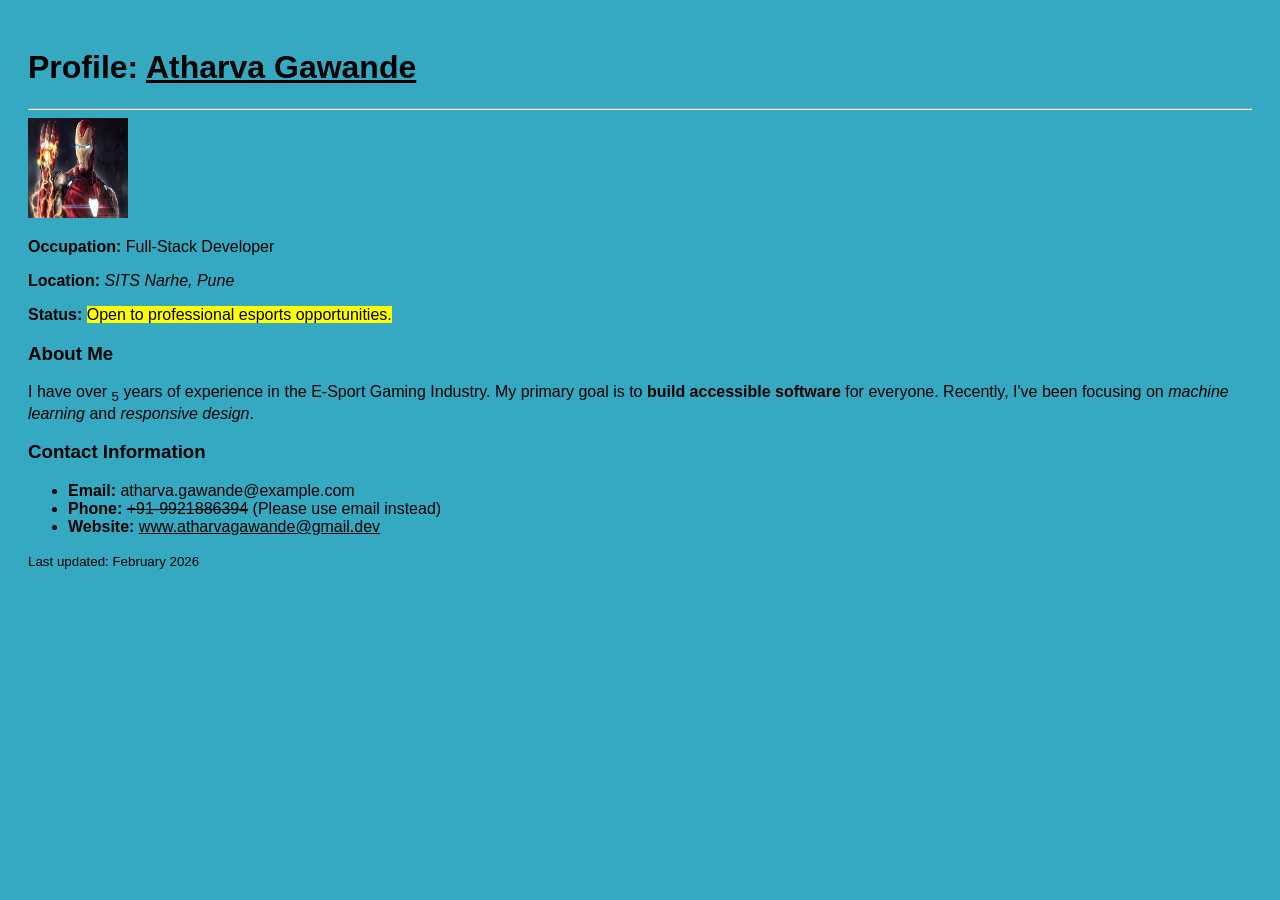
<file: 1st.html>
<!DOCTYPE html>
<html lang="en">
<head>
    <meta charset="UTF-8">
    <title>Personal Details</title>
</head>
<body>
    <style>
        body {
            background-color: #35a9c1;
            font-family: Arial, sans-serif;
            padding: 20px;
        }
    </style>
    <header>
        <h1>Profile: <u>Atharva Gawande</u></h1>
    </header>

    <hr>
    <img src = "ironman.png" alt = "Profile Picture" width = "100px" height = "100px">
    <section>
        <p><b>Occupation:</b> Full-Stack Developer</p>
        <p><b>Location:</b> <i>SITS Narhe, Pune</i></p>
        <p><b>Status:</b> <mark>Open to professional esports opportunities.</mark></p>
    </section>
    <section>
        <h3>About Me</h3>
        <p>
            I have over <sub>5</sub> years of experience in the E-Sport Gaming Industry. 
            My primary goal is to <strong>build accessible software</strong> for everyone. 
            Recently, I've been focusing on <i>machine learning</i> and <i>responsive design</i>.
        </p>
    </section>

    <section>
        <h3>Contact Information</h3>
        <ul>
            <li><strong>Email:</strong> atharva.gawande@example.com</li>
            <li><strong>Phone:</strong> <del>+91-9921886394</del> (Please use email instead)</li>
            <li><strong>Website:</strong> <u>www.atharvagawande@gmail.dev</u></li>
        </ul>
    </section>

    <footer>
        <p><small>Last updated: February 2026</small></p>
    </footer>

</body>
</html>
</file>
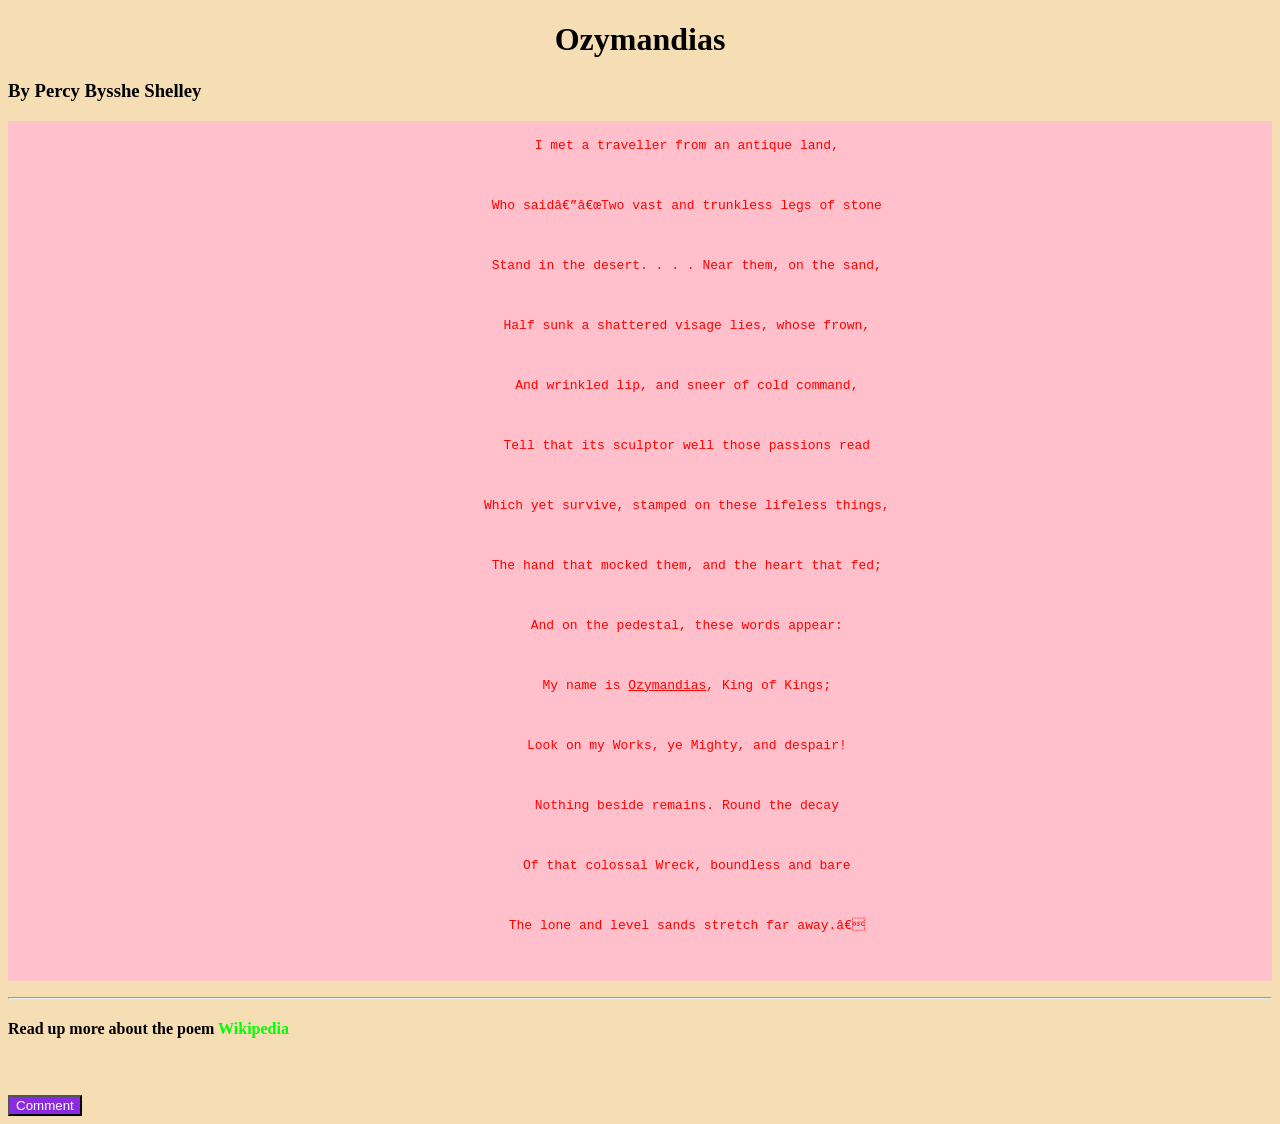
<file: practice1.html>
<!DOCTYPEhtml>
<htmllang="en">
    <head>
        <metacharset="UTF-8"/>
        <metahttp-equiv="X-UA-Compatible"content="IE=edge"/>
        <metaname="viewport"content="width=device-width,initial-scale=1.0"/>
        <linkrel="stylesheet"href="style.css"/>
        <title>CCS Assignment-1</title>
        <style> 
            body {
                background-color: wheat;
            }
            p {
            color: #a5a5a5;
            font-family: 'Georgia', serif;
            }
                
        </style>
    </head>
    <body>
            <!--PoemName-->
        <h1 style = "text-align: center;">Ozymandias</h1>
            <!--Poet'sName-->
        <h3>By Percy Bysshe Shelley</h3>
            <!--Poem-->
        <p> <pre style = "text-align: center; color: red; line-height: 30px; background-color: pink; padding: 10px;">
            I met a traveller from an antique land,

            Who said—“Two vast and trunkless legs of stone

            Stand in the desert. . . . Near them, on the sand,

            Half sunk a shattered visage lies, whose frown,

            And wrinkled lip, and sneer of cold command,

            Tell that its sculptor well those passions read

            Which yet survive, stamped on these lifeless things,

            The hand that mocked them, and the heart that fed;

            And on the pedestal, these words appear:

            My name is <u>Ozymandias</u>, King of Kings;

            Look on my Works, ye Mighty, and despair!

            Nothing beside remains. Round the decay

            Of that colossal Wreck, boundless and bare

            The lone and level sands stretch far away.”
            </pre>
         </p>
        <hr/>
        <h4>Read up more about the poem <a href="https://en.wikipedia.org/wiki/Ozymandias" style="color: rgb(0, 255, 0); text-decoration: none;">Wikipedia</a>
        </h4><textareaplaceholder="Leave your comments here..."></textarea><br/>
        <br/><button style = "color: #ffffff; background-color: blueviolet;">Comment</button>
    </body>
</html>
</file>
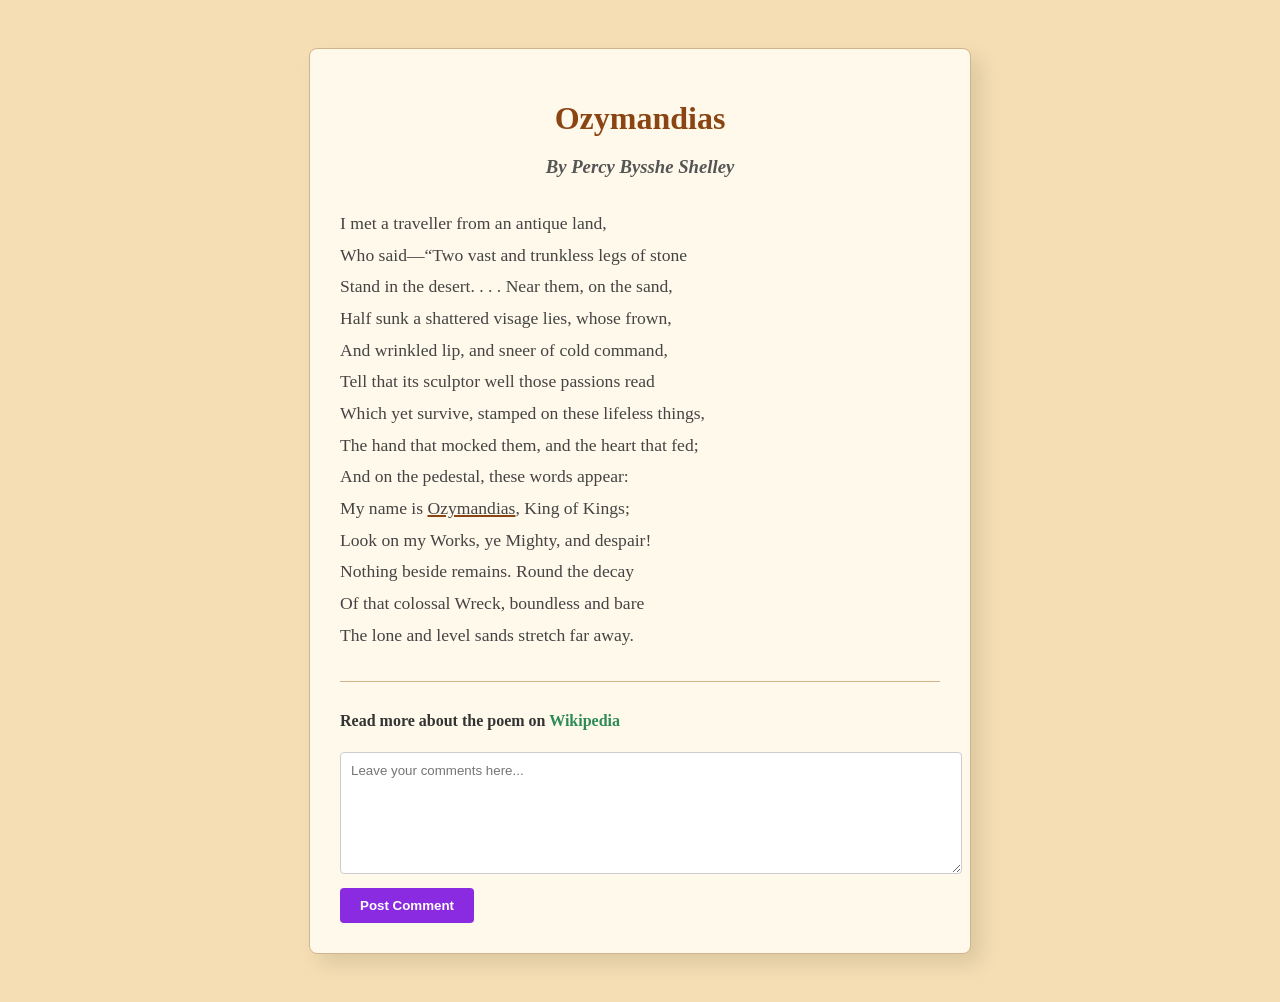
<file: practice1gemini.html>
<!DOCTYPE html>
<html lang="en">
<head>
    <meta charset="UTF-8"/>
    <meta name="viewport" content="width=device-width, initial-scale=1.0"/>
    <title>CCS Assignment-1: Ozymandias</title>
    <style> 
        /* Global Styles */
        body {
            background-color: #f5deb3; /* Wheat */
            font-family: 'Georgia', serif;
            display: flex;
            flex-direction: column;
            align-items: center;
            padding: 40px;
            color: #333;
        }

        /* Container for the Poem */
        .poem-container {
            background-color: #fff9eb; /* Slightly lighter than wheat */
            padding: 30px;
            border: 1px solid #d2b48c;
            box-shadow: 10px 10px 20px rgba(0,0,0,0.1);
            max-width: 600px;
            width: 100%;
            border-radius: 8px;
        }

        h1 {
            color: #8b4513; /* Saddle Brown */
            text-align: center;
            margin-bottom: 5px;
        }

        h3 {
            text-align: center;
            font-style: italic;
            color: #555;
            margin-bottom: 30px;
        }

        /* The actual poem text */
        pre {
            white-space: pre-wrap; /* Keeps spaces but wraps on mobile */
            word-wrap: break-word;
            font-family: 'Georgia', serif;
            color: #444;
            line-height: 1.8;
            font-size: 1.1rem;
            margin: 0 auto;
            text-align: left; /* Poetry looks best left-aligned or centered */
        }

        u {
            text-decoration-color: #8b4513;
            text-decoration-thickness: 2px;
        }

        hr {
            width: 100%;
            border: 0;
            border-top: 1px solid #d2b48c;
            margin: 30px 0;
        }

        /* Feedback Section */
        textarea {
            width: 100%;
            height: 100px;
            padding: 10px;
            border: 1px solid #ccc;
            border-radius: 4px;
            font-family: sans-serif;
            color: #000; /* Set font color to black as requested */
            resize: vertical;
        }

        button {
            margin-top: 10px;
            padding: 10px 20px;
            color: #ffffff;
            background-color: blueviolet;
            border: none;
            border-radius: 4px;
            cursor: pointer;
            font-weight: bold;
            transition: 0.3s;
        }

        button:hover {
            background-color: #7a28cb;
            transform: scale(1.05);
        }

        a {
            color: #2e8b57; /* Sea Green looks better on wheat than lime */
            text-decoration: none;
            font-weight: bold;
        }

        a:hover {
            text-decoration: underline;
        }
    </style>
</head>
<body>

    <div class="poem-container">
        <h1>Ozymandias</h1>
        <h3>By Percy Bysshe Shelley</h3>

        <pre>
I met a traveller from an antique land,
Who said—“Two vast and trunkless legs of stone
Stand in the desert. . . . Near them, on the sand,
Half sunk a shattered visage lies, whose frown,
And wrinkled lip, and sneer of cold command,
Tell that its sculptor well those passions read
Which yet survive, stamped on these lifeless things,
The hand that mocked them, and the heart that fed;
And on the pedestal, these words appear:
My name is <u>Ozymandias</u>, King of Kings;
Look on my Works, ye Mighty, and despair!
Nothing beside remains. Round the decay
Of that colossal Wreck, boundless and bare
The lone and level sands stretch far away.</pre>
        
        <hr/>

        <h4>Read more about the poem on <a href="https://en.wikipedia.org/wiki/Ozymandias">Wikipedia</a></h4>
        
        <textarea placeholder="Leave your comments here..."></textarea>
        <button>Post Comment</button>
    </div>

</body>
</html>
</file>
